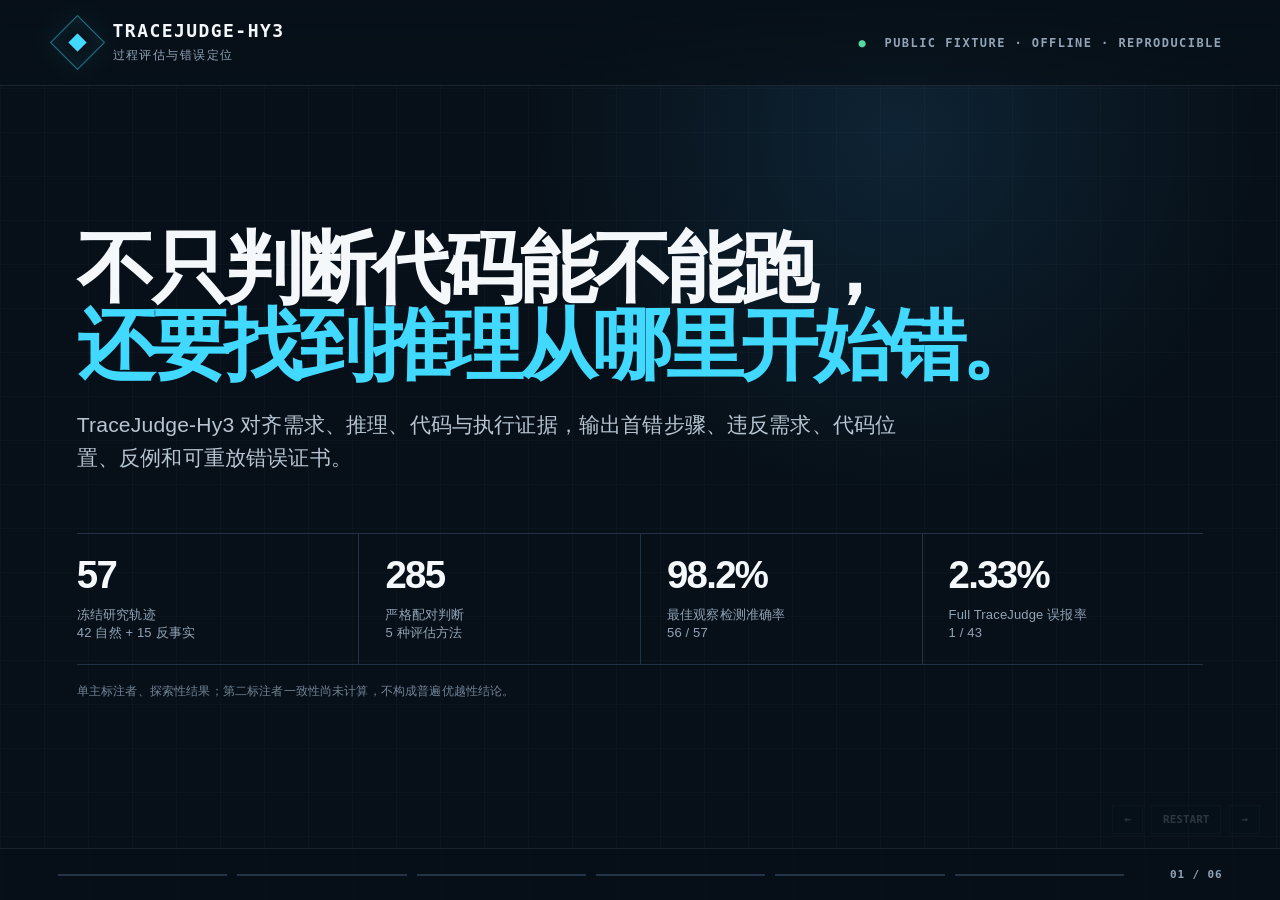
<file: docs/demo/contest_silent_demo.html>
<!doctype html>
<html lang="zh-CN">
<head>
  <meta charset="utf-8" />
  <meta name="viewport" content="width=device-width, initial-scale=1" />
  <title>TraceJudge-Hy3 · Silent Contest Demo</title>
  <style>
    :root {
      color-scheme: dark;
      --bg: #071018;
      --surface: #0b1723;
      --surface-2: #0f1e2b;
      --line: #213244;
      --text: #f5f8fb;
      --muted: #91a3b7;
      --cyan: #41d9ff;
      --blue: #699cff;
      --green: #56d8a0;
      --red: #ff6f79;
      --amber: #f2bb62;
      --ease: cubic-bezier(.2,.8,.2,1);
    }

    * { box-sizing: border-box; }
    html, body { width: 100%; height: 100%; margin: 0; overflow: hidden; }
    body {
      background:
        radial-gradient(circle at 70% 15%, rgba(64, 174, 255, .12), transparent 31%),
        linear-gradient(rgba(255,255,255,.018) 1px, transparent 1px),
        linear-gradient(90deg, rgba(255,255,255,.018) 1px, transparent 1px),
        var(--bg);
      background-size: auto, 44px 44px, 44px 44px, auto;
      color: var(--text);
      font-family: -apple-system, BlinkMacSystemFont, "SF Pro Display", "PingFang SC", "Microsoft YaHei", sans-serif;
      letter-spacing: .01em;
    }

    .app { position: relative; width: 100vw; height: 100vh; min-width: 980px; min-height: 620px; }

    header {
      position: absolute;
      z-index: 20;
      inset: 0 0 auto 0;
      height: 86px;
      display: flex;
      align-items: center;
      justify-content: space-between;
      padding: 0 4.5vw;
      border-bottom: 1px solid rgba(145, 163, 183, .15);
      background: linear-gradient(180deg, rgba(7,16,24,.96), rgba(7,16,24,.72));
      backdrop-filter: blur(16px);
    }

    .brand { display: flex; align-items: center; gap: 16px; }
    .mark {
      width: 39px; height: 39px; border: 1px solid rgba(65,217,255,.48);
      display: grid; place-items: center; transform: rotate(45deg);
      box-shadow: inset 0 0 22px rgba(65,217,255,.09), 0 0 26px rgba(65,217,255,.08);
    }
    .mark::after { content: ""; width: 13px; height: 13px; background: var(--cyan); }
    .brand-copy strong { display: block; font: 710 18px/1 ui-monospace, SFMono-Regular, Menlo, monospace; letter-spacing: .08em; }
    .brand-copy span { display: block; margin-top: 7px; color: var(--muted); font-size: 12px; letter-spacing: .12em; }
    .mode { color: var(--muted); font: 600 12px/1 ui-monospace, monospace; letter-spacing: .12em; }
    .mode b { color: var(--green); font-weight: 650; }

    main { position: absolute; inset: 86px 0 52px; }
    .scene {
      position: absolute; inset: 0;
      display: grid;
      align-content: center;
      padding: 3.5vh 6vw 4vh;
      opacity: 0;
      transform: translateY(22px) scale(.992);
      pointer-events: none;
      transition: opacity .85s var(--ease), transform .85s var(--ease);
    }
    .scene.active { opacity: 1; transform: translateY(0) scale(1); pointer-events: auto; }

    h1, h2, p { margin: 0; }
    h1 { max-width: 1000px; font-size: clamp(48px, 6.1vw, 94px); line-height: .99; letter-spacing: -.055em; font-weight: 770; }
    h2 { font-size: clamp(34px, 4vw, 64px); line-height: 1.02; letter-spacing: -.04em; font-weight: 760; }
    .lede { margin-top: 25px; max-width: 860px; color: #b7c5d3; font-size: clamp(19px, 1.65vw, 29px); line-height: 1.55; }
    .accent { color: var(--cyan); }
    .danger { color: var(--red); }
    .success { color: var(--green); }
    .mono { font-family: ui-monospace, SFMono-Regular, Menlo, Monaco, Consolas, monospace; }

    .metric-rail { display: grid; grid-template-columns: repeat(4, 1fr); margin-top: 58px; border-top: 1px solid var(--line); border-bottom: 1px solid var(--line); }
    .metric { padding: 22px 24px 21px 0; }
    .metric + .metric { border-left: 1px solid var(--line); padding-left: 26px; }
    .metric strong { display: block; font-size: clamp(30px, 3vw, 54px); line-height: 1; letter-spacing: -.045em; }
    .metric span { display: block; margin-top: 12px; color: var(--muted); font-size: 13px; line-height: 1.4; }
    .disclaimer { margin-top: 18px; color: #718397; font-size: 12px; }

    .section-title { display: flex; align-items: flex-end; justify-content: space-between; gap: 28px; margin-bottom: 34px; }
    .section-title p { max-width: 540px; color: var(--muted); font-size: 16px; line-height: 1.55; text-align: right; }

    .split { display: grid; grid-template-columns: .92fr 1.08fr; gap: 28px; align-items: stretch; }
    .panel { background: linear-gradient(145deg, rgba(15,30,43,.92), rgba(9,20,30,.88)); border: 1px solid var(--line); min-height: 360px; padding: 28px 30px; box-shadow: 0 22px 60px rgba(0,0,0,.2); }
    .panel-head { display: flex; align-items: center; justify-content: space-between; color: var(--muted); font: 600 12px/1 ui-monospace, monospace; letter-spacing: .11em; text-transform: uppercase; }
    .panel-head b { color: var(--cyan); font-weight: 650; }
    .requirement { margin-top: 34px; font-size: clamp(21px, 2vw, 31px); line-height: 1.55; font-weight: 590; }
    .claim { margin-top: 30px; padding-left: 18px; border-left: 3px solid var(--cyan); color: #c9d5e1; font-size: 17px; line-height: 1.55; }

    pre { margin: 30px 0 0; font: 600 clamp(18px, 1.55vw, 25px)/1.85 ui-monospace, SFMono-Regular, Menlo, monospace; white-space: pre-wrap; }
    .line-no { color: #53677c; display: inline-block; width: 30px; user-select: none; }
    .missing { margin-top: 32px; border-top: 1px solid var(--line); padding-top: 20px; color: var(--red); font-size: 18px; }
    .missing span { color: var(--muted); }

    .tests { display: grid; grid-template-columns: 1.05fr .95fr; gap: 34px; align-items: center; }
    .test-table { border-top: 1px solid var(--line); }
    .test-row { display: grid; grid-template-columns: 1fr .8fr 1fr; align-items: center; min-height: 72px; border-bottom: 1px solid var(--line); font-size: 17px; }
    .test-row.head { min-height: 46px; color: var(--muted); font: 600 11px/1 ui-monospace, monospace; letter-spacing: .12em; }
    .result { font: 700 13px/1 ui-monospace, monospace; }
    .failure-focus { padding-left: 42px; border-left: 1px solid var(--line); }
    .failure-focus .big { margin-top: 18px; font-size: clamp(42px, 5vw, 78px); line-height: .95; font-weight: 790; letter-spacing: -.06em; color: var(--red); }
    .failure-focus .big small { display: block; margin-top: 20px; color: var(--text); font: 600 clamp(17px, 1.5vw, 24px)/1.35 ui-monospace, monospace; letter-spacing: 0; }
    .failure-focus p { margin-top: 28px; color: var(--muted); font-size: 16px; line-height: 1.65; }

    .verdict-grid { display: grid; grid-template-columns: 1.15fr .85fr; gap: 44px; align-items: center; }
    .verdict-box { border-left: 5px solid var(--red); padding: 12px 0 12px 34px; }
    .verdict-label { color: var(--muted); font: 650 12px/1 ui-monospace, monospace; letter-spacing: .14em; }
    .verdict-main { margin-top: 18px; font-size: clamp(42px, 5.2vw, 82px); line-height: 1; font-weight: 780; letter-spacing: -.055em; }
    .verdict-main span { display: block; margin-top: 17px; color: var(--red); font: 690 clamp(20px, 2vw, 31px)/1.25 ui-monospace, monospace; letter-spacing: -.02em; }
    .facts { margin-top: 36px; display: grid; grid-template-columns: repeat(3, 1fr); gap: 1px; background: var(--line); border: 1px solid var(--line); }
    .fact { background: var(--surface); padding: 20px; }
    .fact span { color: var(--muted); font: 600 11px/1 ui-monospace, monospace; letter-spacing: .1em; }
    .fact strong { display: block; margin-top: 12px; font-size: 22px; }
    .counterexample { position: relative; min-height: 360px; display: grid; align-content: center; padding: 42px; border: 1px solid rgba(255,111,121,.42); background: radial-gradient(circle at 50% 50%, rgba(255,111,121,.09), transparent 65%), rgba(11,23,35,.8); }
    .counterexample::before { content: ""; position: absolute; inset: 13px; border: 1px solid rgba(255,255,255,.045); }
    .counterexample span { color: var(--muted); font: 650 12px/1 ui-monospace, monospace; letter-spacing: .13em; }
    .counterexample strong { margin-top: 24px; color: var(--red); font: 760 clamp(58px, 7vw, 106px)/1 ui-monospace, monospace; letter-spacing: -.08em; }
    .counterexample p { margin-top: 24px; color: #c3d0dd; font: 600 17px/1.7 ui-monospace, monospace; }

    .replay { display: grid; grid-template-columns: .9fr 1.1fr; gap: 52px; align-items: center; }
    .receipt { border: 1px solid var(--line); background: rgba(11,23,35,.78); padding: 30px 32px; font: 590 15px/1.85 ui-monospace, monospace; }
    .receipt-row { display: flex; justify-content: space-between; border-bottom: 1px solid rgba(33,50,68,.72); padding: 13px 0; gap: 30px; }
    .receipt-row:last-child { border-bottom: 0; }
    .receipt-row span { color: var(--muted); }
    .receipt-row strong { text-align: right; }
    .hash { color: #9eb3c8; font-size: 12px; max-width: 390px; overflow: hidden; text-overflow: ellipsis; }
    .replay-copy h2 { max-width: 660px; }
    .checks { margin-top: 35px; display: grid; gap: 18px; }
    .check { display: flex; gap: 15px; align-items: center; color: #c9d6e2; font-size: 19px; }
    .check i { width: 24px; height: 24px; border: 1px solid rgba(86,216,160,.55); display: grid; place-items: center; color: var(--green); font-style: normal; font-size: 13px; }

    .final { grid-template-columns: 1.08fr .92fr; gap: 60px; align-items: center; }
    .final h2 { font-size: clamp(48px, 5.4vw, 88px); }
    .final .lede { max-width: 720px; }
    .summary { border-top: 1px solid var(--line); }
    .summary-row { display: grid; grid-template-columns: 56px 1fr; gap: 20px; align-items: start; padding: 20px 0; border-bottom: 1px solid var(--line); }
    .summary-row b { color: var(--cyan); font: 700 17px/1 ui-monospace, monospace; }
    .summary-row span { color: #c5d1dd; font-size: 17px; line-height: 1.4; }
    .url { margin-top: 34px; color: var(--muted); font: 600 14px/1 ui-monospace, monospace; }

    footer { position: absolute; z-index: 30; inset: auto 0 0; height: 52px; display: flex; align-items: center; gap: 10px; padding: 0 4.5vw; border-top: 1px solid rgba(145,163,183,.13); background: rgba(7,16,24,.84); }
    .step { position: relative; height: 2px; flex: 1; background: #243446; overflow: hidden; }
    .step::after { content: ""; position: absolute; inset: 0 auto 0 0; width: 0; background: var(--cyan); }
    .step.done::after { width: 100%; }
    .step.current::after { animation: fill var(--scene-duration) linear forwards; }
    .step-label { width: 88px; text-align: right; color: var(--muted); font: 600 11px/1 ui-monospace, monospace; letter-spacing: .08em; }
    @keyframes fill { to { width: 100%; } }

    .reveal { opacity: 0; transform: translateY(16px); }
    .active .reveal { animation: reveal .7s var(--ease) forwards; animation-delay: var(--delay, .15s); }
    @keyframes reveal { to { opacity: 1; transform: translateY(0); } }

    .controls { position: fixed; right: 20px; bottom: 66px; z-index: 99; display: flex; gap: 8px; opacity: .16; transition: opacity .2s; }
    .controls:hover { opacity: 1; }
    button { border: 1px solid var(--line); background: var(--surface); color: var(--text); padding: 8px 11px; font: 600 11px/1 ui-monospace, monospace; cursor: pointer; }
    body.recording .controls { display: none; }

    @media (prefers-reduced-motion: reduce) {
      .scene, .reveal { transition: none; animation: none !important; opacity: 1; transform: none; }
    }
  </style>
</head>
<body>
  <div class="app">
    <header>
      <div class="brand">
        <div class="mark" aria-hidden="true"></div>
        <div class="brand-copy"><strong>TRACEJUDGE-HY3</strong><span>过程评估与错误定位</span></div>
      </div>
      <div class="mode"><b>●</b>&nbsp; PUBLIC FIXTURE · OFFLINE · REPRODUCIBLE</div>
    </header>

    <main>
      <section class="scene active" data-duration="11500">
        <h1 class="reveal">不只判断代码能不能跑，<br><span class="accent">还要找到推理从哪里开始错。</span></h1>
        <p class="lede reveal" style="--delay:.35s">TraceJudge-Hy3 对齐需求、推理、代码与执行证据，输出首错步骤、违反需求、代码位置、反例和可重放错误证书。</p>
        <div class="metric-rail reveal" style="--delay:.58s">
          <div class="metric"><strong>57</strong><span>冻结研究轨迹<br>42 自然 + 15 反事实</span></div>
          <div class="metric"><strong>285</strong><span>严格配对判断<br>5 种评估方法</span></div>
          <div class="metric"><strong>98.2%</strong><span>最佳观察检测准确率<br>56 / 57</span></div>
          <div class="metric"><strong>2.33%</strong><span>Full TraceJudge 误报率<br>1 / 43</span></div>
        </div>
        <p class="disclaimer reveal" style="--delay:.75s">单主标注者、探索性结果；第二标注者一致性尚未计算，不构成普遍优越性结论。</p>
      </section>

      <section class="scene" data-duration="13500">
        <div class="section-title reveal">
          <h2>一个“看起来正确”的解答</h2>
          <p>公开自建 safe_mean Fixture · 不调用真实 Hy3、Docker 或网络</p>
        </div>
        <div class="split">
          <div class="panel reveal" style="--delay:.25s">
            <div class="panel-head"><span>REQUIREMENT · R1</span><b>CLAIMED</b></div>
            <p class="requirement">输入为空列表时，必须直接返回 <span class="mono accent">0.0</span>，不能触发除以零错误。</p>
            <p class="claim"><span class="mono">S1</span>：先检查输入列表是否为空；若为空，直接返回 0.0。</p>
          </div>
          <div class="panel reveal" style="--delay:.42s">
            <div class="panel-head"><span>CANDIDATE · PYTHON</span><b>ACTUAL CODE</b></div>
            <pre><span class="line-no">1</span>def safe_mean(nums):
<span class="line-no">2</span>    return sum(nums) / len(nums)</pre>
            <div class="missing">✕ 缺少空输入分支 <span>· AST if_count = 0</span></div>
          </div>
        </div>
      </section>

      <section class="scene" data-duration="12500">
        <div class="section-title reveal">
          <h2>可见测试全过，<span class="danger">边界条件失败</span></h2>
          <p>只看最终结果会错过需求—代码之间的结构性矛盾。</p>
        </div>
        <div class="tests">
          <div class="test-table reveal" style="--delay:.25s">
            <div class="test-row head"><span>CASE</span><span>TYPE</span><span>RESULT</span></div>
            <div class="test-row"><span class="mono">v1 · [1,2,3]</span><span>visible</span><span class="result success">PASS · 2.0</span></div>
            <div class="test-row"><span class="mono">v2 · [10]</span><span>visible</span><span class="result success">PASS · 10.0</span></div>
            <div class="test-row"><span class="mono">h1 · []</span><span>hidden*</span><span class="result danger">FAIL · ZeroDivisionError</span></div>
            <div class="test-row"><span class="mono">c1 · []</span><span>challenge*</span><span class="result danger">FAIL · ZeroDivisionError</span></div>
          </div>
          <div class="failure-focus reveal" style="--delay:.48s">
            <div class="verdict-label">EXECUTABLE EVIDENCE</div>
            <div class="big">FAIL<small>ZeroDivisionError<br>division by zero</small></div>
            <p>* hidden / challenge 是公开自建 Fixture 内部类别，不是第三方隐藏测试正文。</p>
          </div>
        </div>
      </section>

      <section class="scene" data-duration="14500">
        <div class="verdict-grid">
          <div>
            <div class="verdict-box reveal">
              <div class="verdict-label">PROCESS EVALUATION VERDICT</div>
              <div class="verdict-main">过程不成立<span>A01_PLAN_CODE_MISMATCH</span></div>
            </div>
            <div class="facts reveal" style="--delay:.35s">
              <div class="fact"><span>FIRST ERROR</span><strong>S1</strong></div>
              <div class="fact"><span>REQUIREMENT</span><strong>R1</strong></div>
              <div class="fact"><span>CODE SPAN</span><strong>L1–L2</strong></div>
            </div>
          </div>
          <div class="counterexample reveal" style="--delay:.52s">
            <span>MINIMAL COUNTEREXAMPLE</span>
            <strong>[[]]</strong>
            <p>expected&nbsp; 0.0<br>actual&nbsp;&nbsp;&nbsp; ZeroDivisionError<br>verdict&nbsp;&nbsp; confirmed_bug</p>
          </div>
        </div>
      </section>

      <section class="scene" data-duration="12500">
        <div class="replay">
          <div class="receipt reveal">
            <div class="panel-head"><span>PUBLIC REPLAY RECEIPT</span><b>VERIFIED</b></div>
            <div class="receipt-row"><span>reproduced_failure</span><strong class="success">true</strong></div>
            <div class="receipt-row"><span>evidence_hash_verified</span><strong class="success">true</strong></div>
            <div class="receipt-row"><span>provider / docker / network</span><strong>no / no / no</strong></div>
            <div class="receipt-row"><span>evidence SHA256</span><strong class="hash">cfd897334643853f…152e670</strong></div>
          </div>
          <div class="replay-copy">
            <h2 class="reveal">结论不止可读，<br><span class="accent">还可以独立重放。</span></h2>
            <div class="checks reveal" style="--delay:.38s">
              <div class="check"><i>✓</i><span>错误证书绑定证据与公开身份</span></div>
              <div class="check"><i>✓</i><span>反例可以重新执行并复现失败</span></div>
              <div class="check"><i>✓</i><span>哈希一致，过程不依赖在线 Provider</span></div>
            </div>
          </div>
        </div>
      </section>

      <section class="scene final" data-duration="13000">
        <div>
          <h2 class="reveal">从“答案对不对”，<br>走向<span class="accent">“证据是否支持”</span>。</h2>
          <p class="lede reveal" style="--delay:.3s">TraceJudge-Hy3 把过程错误定位变成可执行、可审计、可复现的工程证据。</p>
          <p class="url reveal" style="--delay:.5s">github.com/Even1115/tracejudge-hy3</p>
        </div>
        <div class="summary reveal" style="--delay:.45s">
          <div class="summary-row"><b>01</b><span>四层对齐：需求 · 推理 · 代码 · 执行</span></div>
          <div class="summary-row"><b>02</b><span>首错步骤、违反需求与代码位置</span></div>
          <div class="summary-row"><b>03</b><span>最小反例与可重放错误证书</span></div>
          <div class="summary-row"><b>04</b><span>独立展示误报率与人工核验边界</span></div>
        </div>
      </section>
    </main>

    <footer>
      <div class="step"></div><div class="step"></div><div class="step"></div>
      <div class="step"></div><div class="step"></div><div class="step"></div>
      <div class="step-label"><span id="current">01</span> / 06</div>
    </footer>

    <div class="controls">
      <button id="prev">←</button><button id="restart">RESTART</button><button id="next">→</button>
    </div>
  </div>

  <script>
    const scenes = [...document.querySelectorAll('.scene')];
    const steps = [...document.querySelectorAll('.step')];
    const counter = document.querySelector('#current');
    let index = 0;
    let timer = null;

    function show(next, autoplay = false) {
      clearTimeout(timer);
      index = (next + scenes.length) % scenes.length;
      scenes.forEach((scene, i) => scene.classList.toggle('active', i === index));
      steps.forEach((step, i) => {
        step.classList.remove('done', 'current');
        if (i < index) step.classList.add('done');
      });
      counter.textContent = String(index + 1).padStart(2, '0');
      if (autoplay) {
        const duration = Number(scenes[index].dataset.duration || 12000);
        document.documentElement.style.setProperty('--scene-duration', `${duration}ms`);
        void steps[index].offsetWidth;
        steps[index].classList.add('current');
        timer = setTimeout(() => {
          if (index < scenes.length - 1) show(index + 1, true);
        }, duration);
      }
    }

    function restart() { show(0, true); }
    document.querySelector('#prev').addEventListener('click', () => show(index - 1));
    document.querySelector('#next').addEventListener('click', () => show(index + 1));
    document.querySelector('#restart').addEventListener('click', restart);
    document.addEventListener('keydown', (event) => {
      if (event.key === 'ArrowRight' || event.key === ' ') show(index + 1);
      if (event.key === 'ArrowLeft') show(index - 1);
      if (event.key.toLowerCase() === 'r') restart();
    });

    const params = new URLSearchParams(location.search);
    if (params.get('recording') === '1') document.body.classList.add('recording');
    if (params.get('autoplay') === '1') setTimeout(restart, 900);
    else show(0, false);
  </script>
</body>
</html>
</file>
